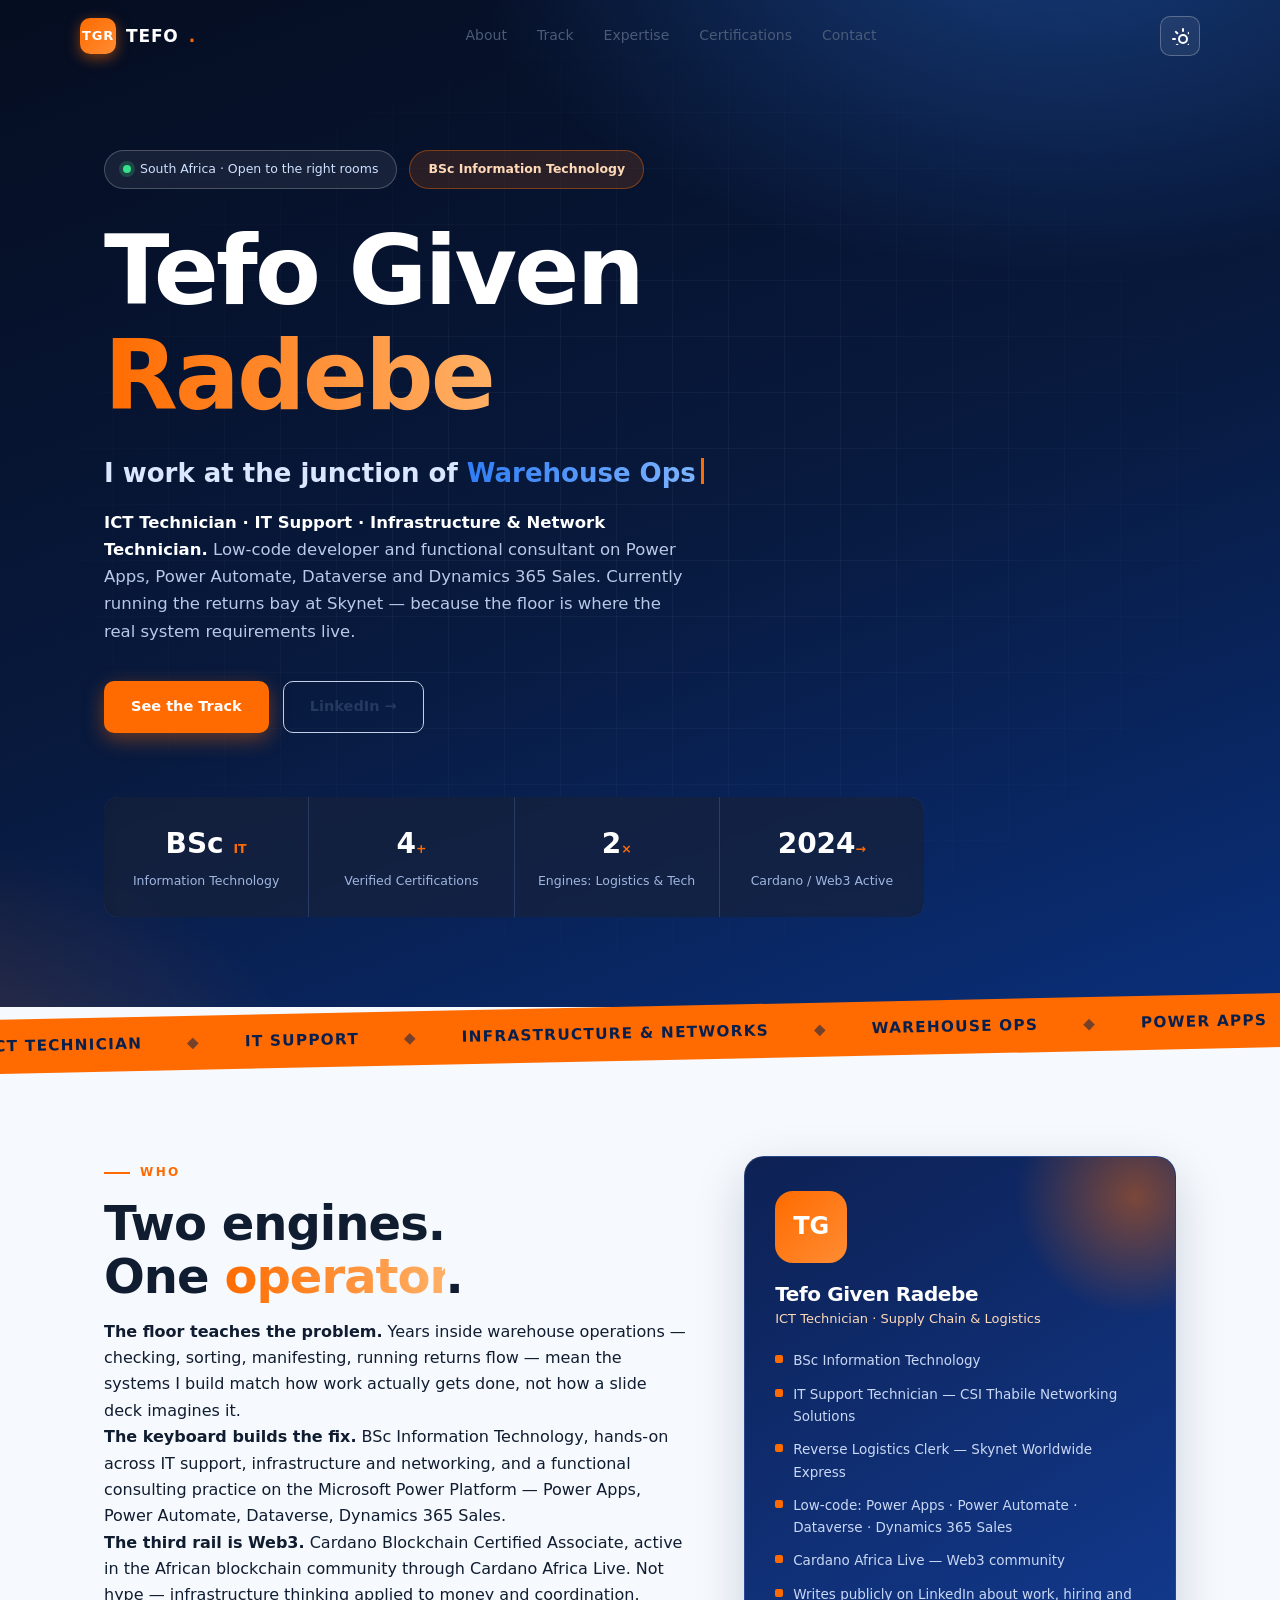
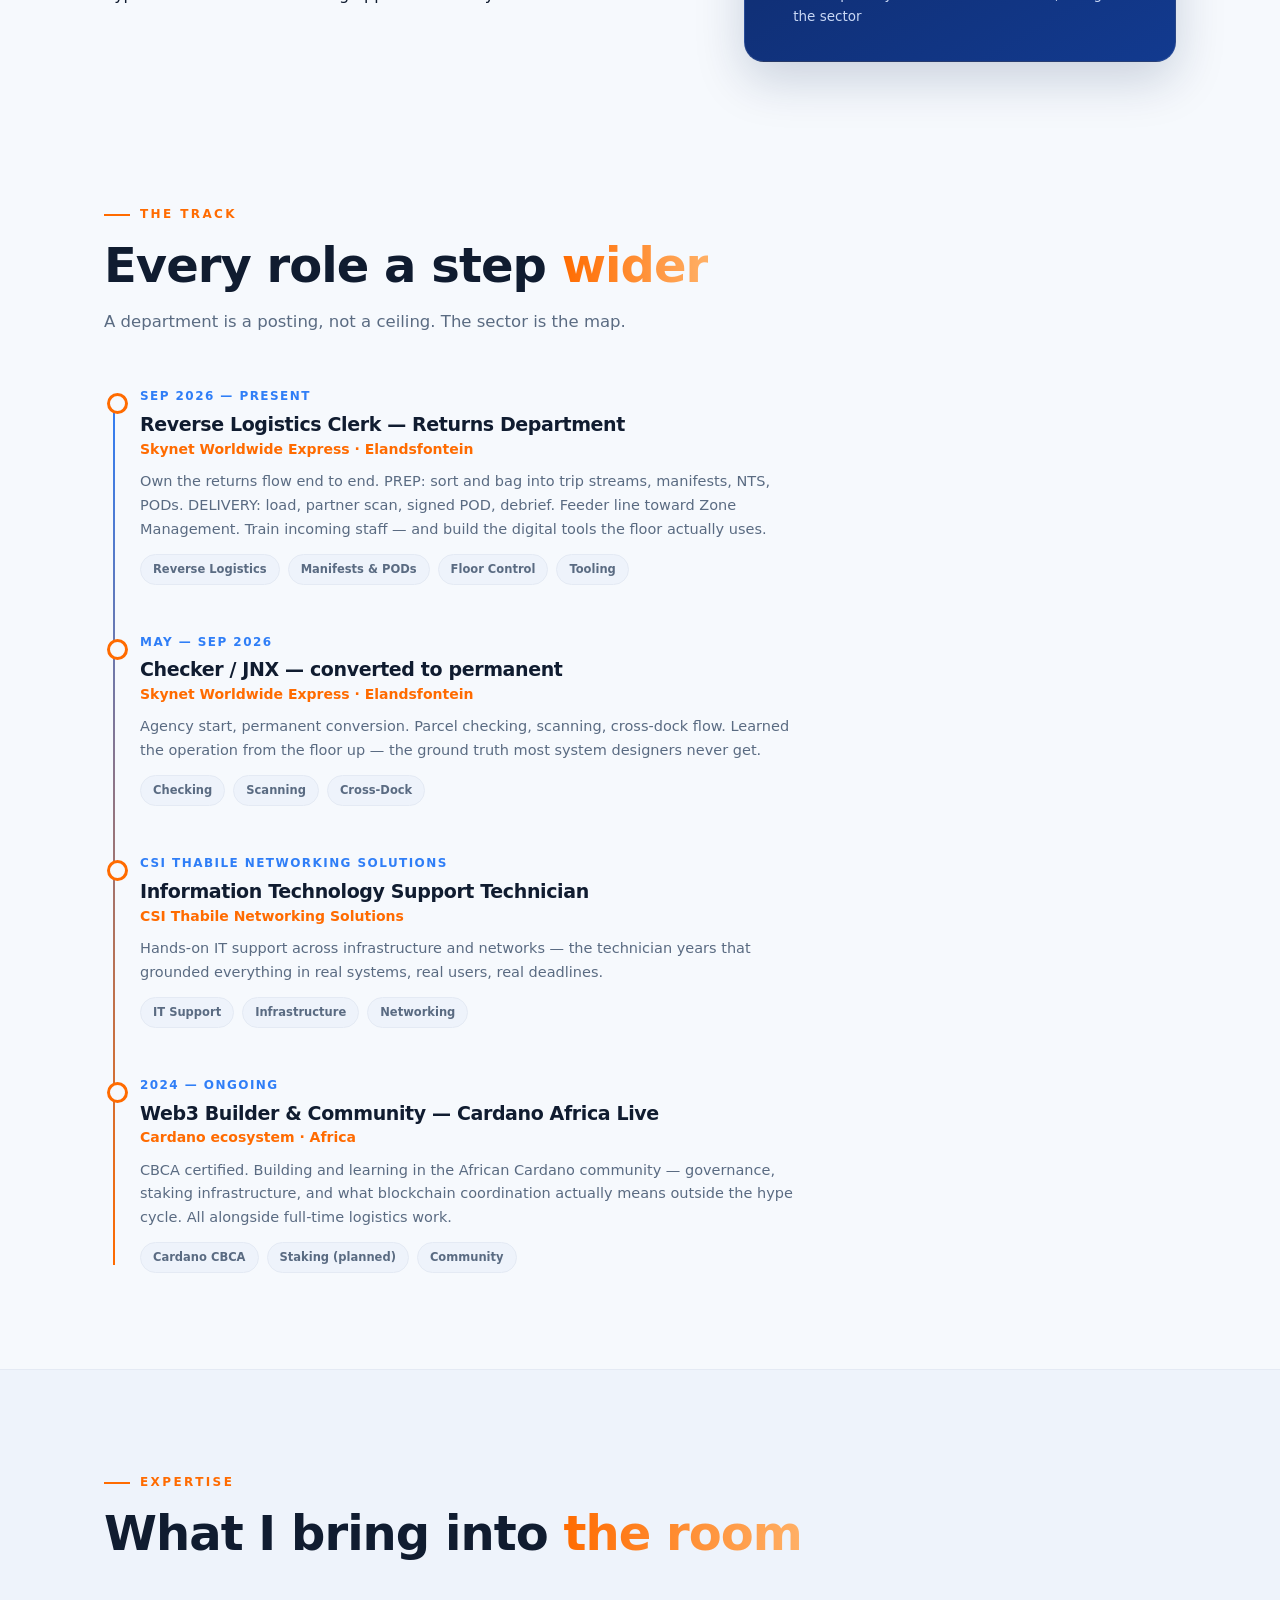
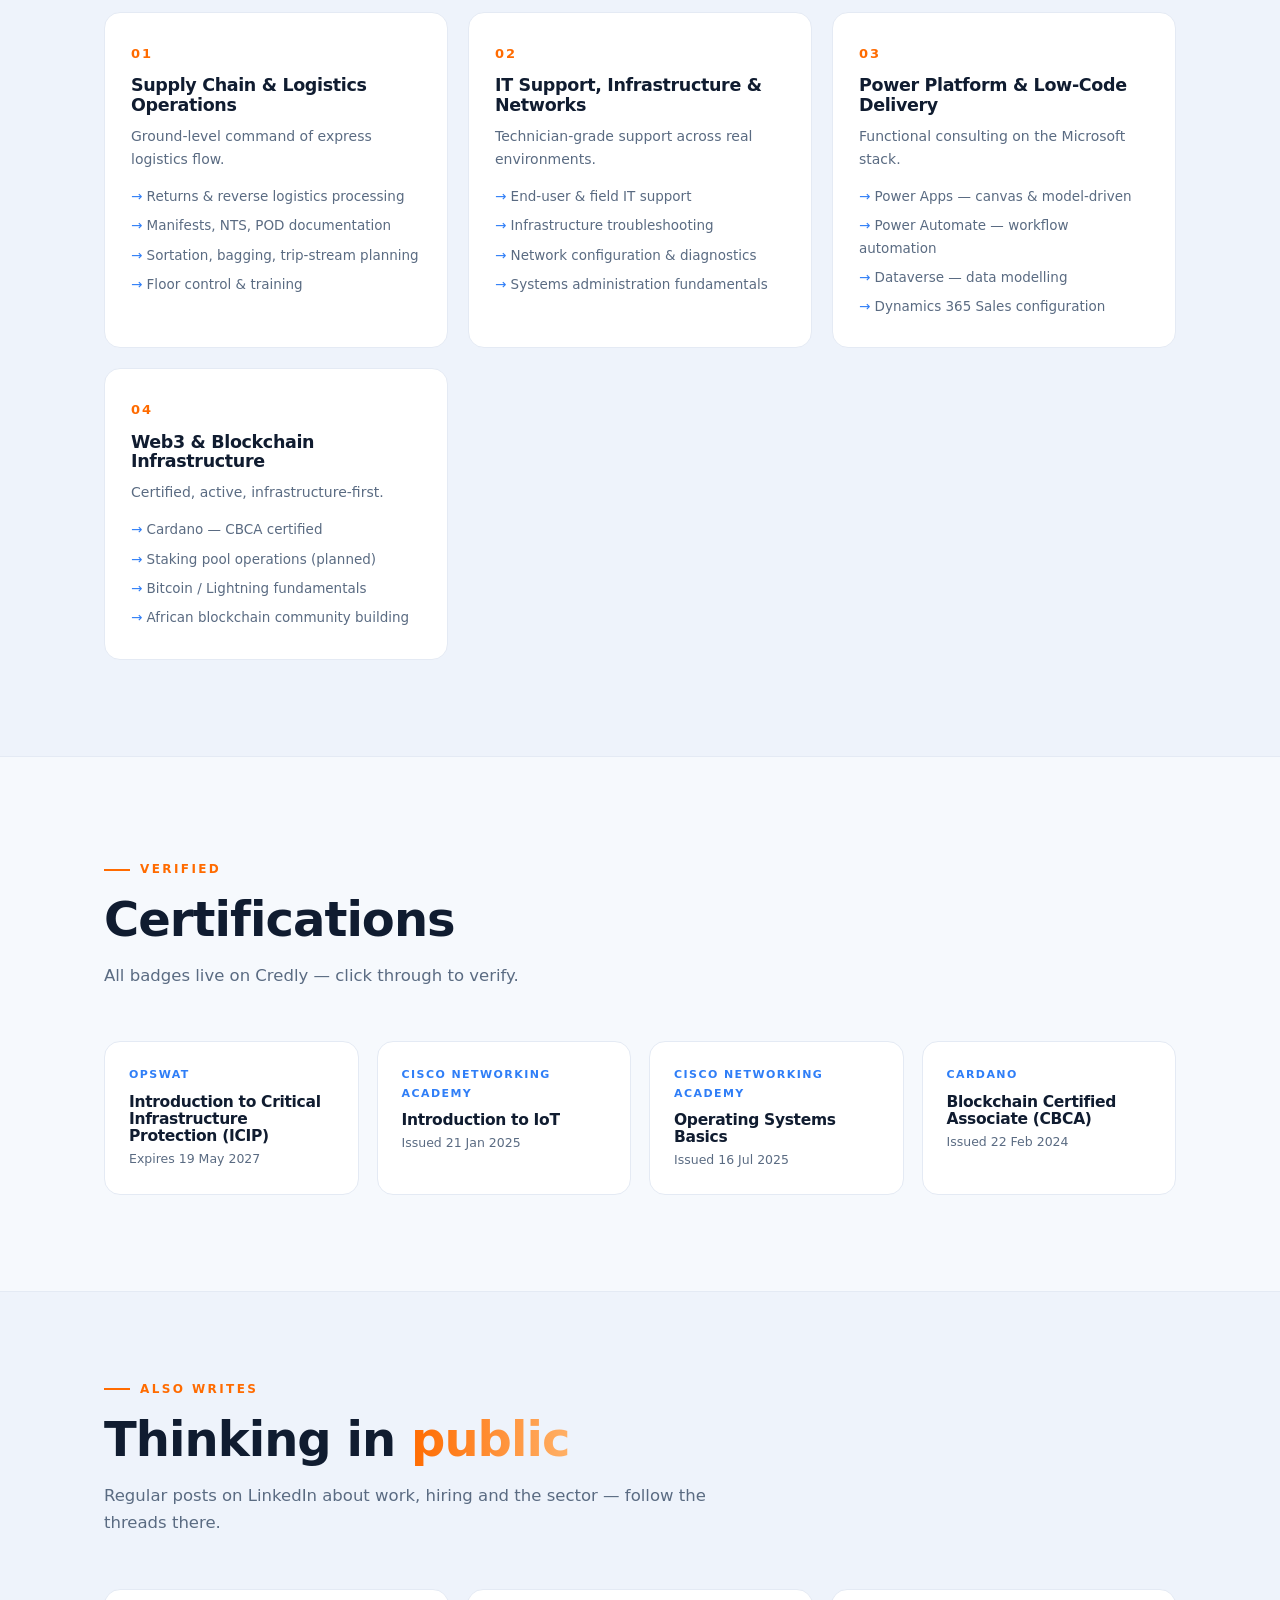
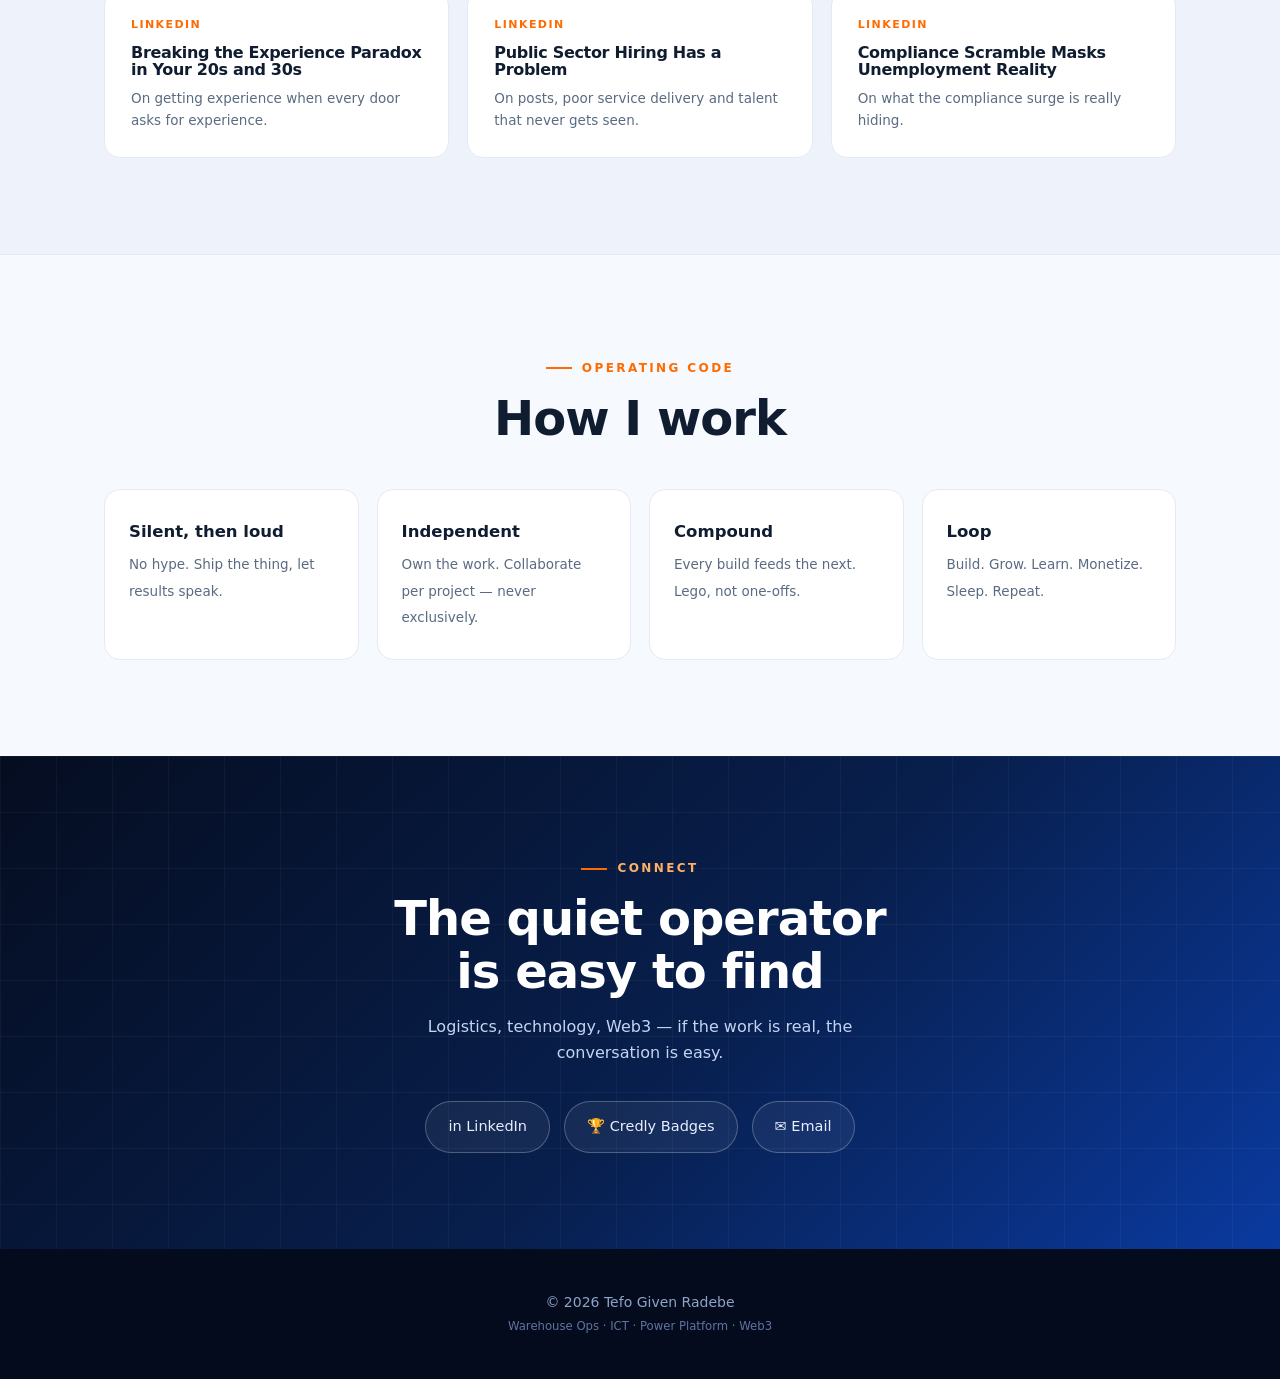
<file: index.html>
<!DOCTYPE html>
<html lang="en" data-theme="dark">
<head>
<meta charset="utf-8">
<meta name="viewport" content="width=device-width,initial-scale=1">
<title>Tefo Given Radebe — ICT Technician · Warehouse Ops · Power Platform</title>
<meta name="description" content="Tefo Given Radebe. BSc Information Technology. ICT Technician, IT Support, Infrastructure & Network Technician, Warehouse Operations. Power Apps, Power Automate, Dataverse, Dynamics 365.">
<script>
(function(){var t=localStorage.getItem('tgr-theme');
if(!t){t=matchMedia('(prefers-color-scheme: dark)').matches?'dark':'light';}
document.documentElement.setAttribute('data-theme',t);})();
</script>
<style>
:root{
  --navy:#081f4d; --blue:#0b5ed7; --blue-2:#2f7ef7;
  --orange:#ff6b00; --orange-2:#ff8c33; --gold:#ffb066;
  --ink:#e8eefb; --muted:#93a4c2; --line:#1c2c4e;
  --bg:#070f22; --bg-2:#0a1428; --card:#0d1a34; --soft:#0b1730;
  --nav-bg:rgba(5,12,30,.9);
  --radius:16px;
  --shadow:0 6px 24px rgba(0,0,0,.4);
  --shadow-lg:0 18px 50px rgba(0,0,0,.55);
  --max:1120px;
}
[data-theme="light"]{
  --ink:#101c30; --muted:#5a6b82; --line:#e4eaf4;
  --bg:#f6f9fd; --bg-2:#ffffff; --card:#ffffff; --soft:#eef3fb;
  --nav-bg:rgba(8,31,77,.88);
  --shadow:0 6px 24px rgba(8,31,77,.10);
  --shadow-lg:0 18px 50px rgba(8,31,77,.18);
}
*{margin:0;padding:0;box-sizing:border-box}
html{scroll-behavior:smooth}
body{font-family:"Segoe UI",system-ui,-apple-system,sans-serif;background:var(--bg);color:var(--ink);line-height:1.65;overflow-x:hidden;transition:background .3s,color .3s}
a{color:inherit;text-decoration:none}
.wrap{max-width:var(--max);margin:0 auto;padding:0 24px}
section{padding:96px 0}
h1,h2,h3{line-height:1.1;font-weight:800;letter-spacing:-.02em}
.eyebrow{display:inline-flex;align-items:center;gap:10px;font-size:12px;font-weight:700;letter-spacing:.2em;text-transform:uppercase;color:var(--orange)}
.eyebrow::before{content:"";width:26px;height:2px;background:var(--orange)}
h2{font-size:clamp(30px,4.4vw,48px);margin:14px 0 16px}
h2 .accent{background:linear-gradient(90deg,var(--orange),var(--gold));-webkit-background-clip:text;background-clip:text;color:transparent}
.lead{color:var(--muted);max-width:640px;font-size:16.5px}

/* NAV */
nav{position:fixed;inset:0 0 auto 0;z-index:50;transition:.3s}
nav .bar{display:flex;align-items:center;justify-content:space-between;padding:16px 0}
nav.scrolled{background:var(--nav-bg);backdrop-filter:blur(14px);box-shadow:0 4px 20px rgba(0,0,0,.3)}
.mono{display:flex;align-items:center;gap:10px;color:#fff;font-weight:800;font-size:17px;letter-spacing:.05em}
.mono .mark{width:36px;height:36px;border-radius:10px;background:linear-gradient(135deg,var(--orange),var(--orange-2));display:grid;place-items:center;font-size:13px;font-weight:900;box-shadow:0 4px 14px rgba(255,107,0,.5)}
.nav-links{display:flex;align-items:center;gap:30px;color:#c9d6f2;font-size:14px}
.nav-links a{position:relative;transition:.25s}
.nav-links a::after{content:"";position:absolute;left:0;bottom:-5px;width:0;height:2px;background:var(--orange);transition:.25s}
.nav-links a:hover{color:#fff}.nav-links a:hover::after{width:100%}
.theme-btn{width:40px;height:40px;border-radius:10px;border:1px solid rgba(255,255,255,.25);background:rgba(255,255,255,.07);color:#fff;cursor:pointer;display:grid;place-items:center;transition:.25s;margin-left:14px}
.theme-btn:hover{background:rgba(255,255,255,.16)}
.theme-btn svg{width:18px;height:18px}
.theme-btn .sun{display:none}
[data-theme="light"] .theme-btn .sun{display:block}
[data-theme="light"] .theme-btn .moon{display:none}
[data-theme="light"] .nav-links{color:#4a5b78}
.btn{display:inline-flex;align-items:center;gap:8px;padding:13px 26px;border-radius:10px;font-weight:700;font-size:14.5px;transition:.25s;border:1px solid transparent}
.btn-primary{background:var(--orange);color:#fff;box-shadow:0 6px 20px rgba(255,107,0,.4)}
.btn-primary:hover{background:var(--orange-2);transform:translateY(-2px)}
.btn-ghost{border-color:rgba(255,255,255,.35);color:#fff}
.btn-ghost:hover{background:rgba(255,255,255,.1)}
[data-theme="light"] .btn-ghost{border-color:#c3d0e5;color:#243a5e}
[data-theme="light"] .btn-ghost:hover{background:#e8effb}
.burger{display:none;flex-direction:column;gap:5px;background:none;border:0;cursor:pointer;padding:8px}
.burger span{width:24px;height:2px;background:#fff;border-radius:2px}
[data-theme="light"] .burger span{background:#243a5e}

/* HERO */
.hero{position:relative;min-height:100vh;display:flex;align-items:center;padding:150px 0 90px;overflow:hidden;color:#fff;
  background:radial-gradient(1000px 620px at 82% -10%,rgba(47,126,247,.4),transparent 60%),
             radial-gradient(800px 500px at -10% 110%,rgba(255,107,0,.22),transparent 55%),
             linear-gradient(160deg,#050d20 0%,#081a3f 55%,#0a2f7a 100%)}
.hero::after{content:"";position:absolute;inset:0;background-image:linear-gradient(rgba(255,255,255,.04) 1px,transparent 1px),linear-gradient(90deg,rgba(255,255,255,.04) 1px,transparent 1px);background-size:56px 56px;mask-image:radial-gradient(ellipse at center,#000 25%,transparent 75%)}
.hero .wrap{position:relative;z-index:2;width:100%}
.hero-top{display:flex;align-items:center;gap:12px;margin-bottom:30px;flex-wrap:wrap}
.status-pill{display:inline-flex;align-items:center;gap:9px;padding:8px 18px;border-radius:999px;border:1px solid rgba(255,255,255,.22);background:rgba(255,255,255,.07);backdrop-filter:blur(6px);font-size:12.5px;color:#cfe0ff}
.status-pill .dot{width:8px;height:8px;border-radius:50%;background:#37e08b;box-shadow:0 0 0 4px rgba(55,224,139,.2);animation:pulse 2s infinite}
@keyframes pulse{50%{box-shadow:0 0 0 8px rgba(55,224,139,0)}}
.degree-pill{padding:8px 18px;border-radius:999px;font-size:12.5px;font-weight:700;color:#ffd9b8;background:rgba(255,107,0,.14);border:1px solid rgba(255,107,0,.4)}
.hero h1{font-size:clamp(46px,8vw,96px);letter-spacing:-.03em}
.hero h1 .grad{background:linear-gradient(90deg,var(--orange),var(--gold),var(--orange));background-size:200%;-webkit-background-clip:text;background-clip:text;color:transparent;animation:shift 5s linear infinite}
@keyframes shift{to{background-position:200%}}
.rotator{margin:22px 0 10px;font-size:clamp(18px,2.6vw,26px);font-weight:700;color:#dbe6ff;min-height:1.4em}
.rotator .word{display:inline-block;background:linear-gradient(90deg,var(--blue-2),#7db3ff);-webkit-background-clip:text;background-clip:text;color:transparent}
.rotator .caret{display:inline-block;width:3px;height:1em;background:var(--orange);margin-left:5px;vertical-align:-2px;animation:blink 1s steps(1) infinite}
@keyframes blink{50%{opacity:0}}
.hero-sub{color:#b9c9e8;max-width:580px;font-size:16.5px;margin-top:14px}
.hero-sub b{color:#fff}
.hero .cta-row{display:flex;gap:14px;flex-wrap:wrap;margin-top:36px}
.hero-stats{display:grid;grid-template-columns:repeat(auto-fit,minmax(150px,1fr));gap:1px;background:rgba(255,255,255,.12);border-radius:14px;overflow:hidden;margin-top:64px;max-width:820px}
.stat{background:rgba(6,16,40,.6);backdrop-filter:blur(6px);padding:24px 18px;text-align:center}
.stat b{display:block;font-size:28px}
.stat b .accent{color:var(--orange)}
.stat span{font-size:12.5px;color:#9fb6e0}

/* MARQUEE */
.marquee{background:var(--orange);color:#081f4d;overflow:hidden;padding:14px 0;transform:rotate(-1.2deg) scale(1.02);font-weight:800;font-size:15px;letter-spacing:.08em}
.marquee .track{display:flex;gap:44px;white-space:nowrap;animation:scroll 26s linear infinite;width:max-content}
@keyframes scroll{to{transform:translateX(-50%)}}
.marquee span{display:flex;align-items:center;gap:44px}
.marquee i{font-style:normal;opacity:.55}

/* SECTIONS */
.sec-head{margin-bottom:52px}

/* ABOUT */
.about-grid{display:grid;grid-template-columns:1.15fr .85fr;gap:56px;align-items:start}
.about p{color:var(--muted);font-size:15.5px;margin-bottom:16px}
.about p b{color:var(--ink)}
.id-card{background:linear-gradient(150deg,#0d2154,#123a8f);border-radius:20px;padding:34px 30px;color:#fff;box-shadow:var(--shadow-lg);position:relative;overflow:hidden;border:1px solid rgba(255,255,255,.1)}
.id-card::after{content:"";position:absolute;width:240px;height:240px;border-radius:50%;background:radial-gradient(circle,rgba(255,107,0,.45),transparent 70%);top:-80px;right:-80px}
.id-card .avatar{width:72px;height:72px;border-radius:18px;background:linear-gradient(135deg,var(--orange),var(--orange-2));display:grid;place-items:center;font-size:24px;font-weight:900;margin-bottom:20px}
.id-card h3{font-size:20px}
.id-card .sub{color:#ffd9b8;font-size:13px;margin:3px 0 20px}
.id-card ul{list-style:none;display:grid;gap:11px;position:relative}
.id-card li{display:flex;gap:10px;align-items:flex-start;color:#c9d8f5;font-size:13.5px}
.id-card li::before{content:"";flex:0 0 8px;height:8px;border-radius:2px;background:var(--orange);margin-top:6px}

/* TIMELINE */
.timeline{position:relative;padding-left:36px;margin-top:8px}
.timeline::before{content:"";position:absolute;left:9px;top:8px;bottom:8px;width:2px;background:linear-gradient(var(--blue-2),var(--orange))}
.t-item{position:relative;padding-bottom:48px}
.t-item:last-child{padding-bottom:0}
.t-item::before{content:"";position:absolute;left:-33px;top:6px;width:15px;height:15px;border-radius:50%;background:var(--bg);border:3px solid var(--orange)}
.t-item .when{font-size:12px;font-weight:800;letter-spacing:.12em;text-transform:uppercase;color:var(--blue-2)}
.t-item h3{font-size:19px;margin:7px 0 3px}
.t-item .org{font-weight:700;color:var(--orange);font-size:14px}
.t-item p{color:var(--muted);font-size:14.5px;margin-top:9px;max-width:660px}
.t-item .tags{display:flex;flex-wrap:wrap;gap:8px;margin-top:12px}
.t-item .tags span{font-size:11.5px;font-weight:700;padding:5px 12px;border-radius:999px;background:var(--soft);border:1px solid var(--line);color:var(--muted)}

/* EXPERTISE */
.exp-grid{display:grid;grid-template-columns:repeat(auto-fit,minmax(260px,1fr));gap:20px}
.exp{background:var(--card);border:1px solid var(--line);border-radius:var(--radius);padding:30px 26px;transition:.3s;position:relative;overflow:hidden}
.exp::before{content:"";position:absolute;inset:0 0 auto 0;height:4px;background:linear-gradient(90deg,var(--blue-2),var(--orange));transform:scaleX(0);transform-origin:left;transition:.35s}
.exp:hover{transform:translateY(-6px);box-shadow:var(--shadow-lg)}
.exp:hover::before{transform:scaleX(1)}
.exp .num{font-size:13px;font-weight:900;letter-spacing:.15em;color:var(--orange)}
.exp h3{font-size:17.5px;margin:12px 0 10px}
.exp p{color:var(--muted);font-size:14px}
.exp ul{list-style:none;margin-top:14px;display:grid;gap:7px}
.exp li{font-size:13.5px;color:var(--muted)}
.exp li::before{content:"→ ";color:var(--blue-2)}

/* CERTS */
.cert-grid{display:grid;grid-template-columns:repeat(auto-fit,minmax(240px,1fr));gap:18px}
.cert{background:var(--card);border:1px solid var(--line);border-radius:var(--radius);padding:24px;transition:.3s;display:block}
.cert:hover{transform:translateY(-4px);box-shadow:var(--shadow-lg);border-color:var(--orange)}
.cert .issuer{font-size:11px;font-weight:800;letter-spacing:.13em;text-transform:uppercase;color:var(--blue-2)}
.cert h3{font-size:15.5px;margin:9px 0 4px}
.cert p{font-size:12.5px;color:var(--muted)}

/* WRITING */
.writing{background:var(--soft);border-block:1px solid var(--line)}
.posts{display:grid;grid-template-columns:repeat(auto-fit,minmax(260px,1fr));gap:18px;margin-top:44px}
.post{background:var(--card);border:1px solid var(--line);border-radius:var(--radius);padding:26px;transition:.3s}
.post:hover{transform:translateY(-4px);box-shadow:var(--shadow)}
.post .platform{font-size:11px;font-weight:800;letter-spacing:.13em;text-transform:uppercase;color:var(--orange)}
.post h3{font-size:16px;margin:10px 0 8px}
.post p{font-size:13.5px;color:var(--muted)}

/* PRINCIPLES */
.principles{display:grid;grid-template-columns:repeat(auto-fit,minmax(210px,1fr));gap:18px;margin-top:44px}
.pr{padding:28px 24px;border-radius:var(--radius);background:var(--card);border:1px solid var(--line)}
.pr b{display:block;font-size:16.5px;margin-bottom:6px}
.pr span{color:var(--muted);font-size:13.5px}

/* CONTACT */
.cta{background:linear-gradient(135deg,#050d20,var(--navy) 55%,#0a3aa0);color:#fff;position:relative;overflow:hidden}
.cta::before{content:"";position:absolute;inset:0;background-image:linear-gradient(rgba(255,255,255,.04) 1px,transparent 1px),linear-gradient(90deg,rgba(255,255,255,.04) 1px,transparent 1px);background-size:56px 56px}
.cta .wrap{position:relative;text-align:center}
.cta h2{color:#fff}
.cta p{color:#c4d4f2;max-width:520px;margin:14px auto 34px}
.contact-row{display:flex;justify-content:center;gap:14px;flex-wrap:wrap}
.contact-pill{display:inline-flex;align-items:center;gap:10px;padding:13px 22px;border-radius:999px;border:1px solid rgba(255,255,255,.25);color:#e7efff;font-size:14.5px;background:rgba(255,255,255,.06);transition:.25s}
.contact-pill:hover{background:rgba(255,255,255,.14);transform:translateY(-2px)}

footer{background:#040b1c;color:#8ea3c8;padding:42px 0;text-align:center;font-size:14px}
footer small{color:#5f74a0}

.reveal{opacity:0;transform:translateY(28px);transition:opacity .7s ease,transform .7s ease}
.reveal.visible{opacity:1;transform:none}

@media(max-width:900px){
  .about-grid{grid-template-columns:1fr}
  .nav-links{position:fixed;inset:0;background:rgba(5,13,32,.98);flex-direction:column;justify-content:center;font-size:19px;gap:28px;transform:translateX(100%);transition:.35s}
  .nav-links.open{transform:none}
  .burger{display:flex;z-index:60}
  .marquee{transform:none}
}
</style>
<base target="_blank">
</head>
<body>

<nav id="nav">
  <div class="wrap bar">
    <a href="#top" class="mono"><span class="mark">TGR</span>TEFO<b style="color:var(--orange)">.</b></a>
    <div class="nav-links" id="navLinks">
      <a href="#about">About</a>
      <a href="#experience">Track</a>
      <a href="#expertise">Expertise</a>
      <a href="#certs">Certifications</a>
      <a href="#contact">Contact</a>
    </div>
    <div style="display:flex;align-items:center">
      <button class="theme-btn" id="themeBtn" aria-label="Toggle theme" title="Toggle theme">
        <svg class="sun" fill="none" stroke="currentColor" stroke-width="2" stroke-linecap="round"><circle cx="12" cy="12" r="4"/><path d="M12 2v2M12 20v2M4.9 4.9l1.4 1.4M17.7 17.7l1.4 1.4M2 12h2M20 12h2M4.9 19.1l1.4-1.4M17.7 6.3l1.4-1.4"/></svg>
        <svg class="moon" fill="none" stroke="currentColor" stroke-width="2" stroke-linecap="round"><path d="M21 12.8A9 9 0 1 1 11.2 3 7 7 0 0 0 21 12.8z"/></svg>
      </button>
      <button class="burger" id="burger" aria-label="Menu"><span></span><span></span><span></span></button>
    </div>
  </div>
</nav>

<!-- HERO -->
<header class="hero" id="top">
  <div class="wrap">
    <div class="hero-top">
      <div class="status-pill"><span class="dot"></span> South Africa · Open to the right rooms</div>
      <div class="degree-pill">BSc Information Technology</div>
    </div>
    <h1>Tefo Given<br><span class="grad">Radebe</span></h1>
    <div class="rotator">I work at the junction of <span class="word" id="rotWord">Warehouse Ops</span><span class="caret"></span></div>
    <p class="hero-sub"><b>ICT Technician · IT Support · Infrastructure &amp; Network Technician.</b> Low-code developer and functional consultant on Power Apps, Power Automate, Dataverse and Dynamics 365 Sales. Currently running the returns bay at Skynet — because the floor is where the real system requirements live.</p>
    <div class="cta-row">
      <a class="btn btn-primary" href="#experience">See the Track</a>
      <a class="btn btn-ghost" href="https://za.linkedin.com/in/geeradebe" target="_blank" rel="noopener">LinkedIn →</a>
    </div>
    <div class="hero-stats">
      <div class="stat"><b>BSc <span class="accent">IT</span></b><span>Information Technology</span></div>
      <div class="stat"><b>4<span class="accent">+</span></b><span>Verified Certifications</span></div>
      <div class="stat"><b>2<span class="accent">×</span></b><span>Engines: Logistics &amp; Tech</span></div>
      <div class="stat"><b>2024<span class="accent">→</span></b><span>Cardano / Web3 Active</span></div>
    </div>
  </div>
</header>

<!-- MARQUEE -->
<div class="marquee" aria-hidden="true">
  <div class="track">
    <span>ICT TECHNICIAN <i>◆</i> IT SUPPORT <i>◆</i> INFRASTRUCTURE &amp; NETWORKS <i>◆</i> WAREHOUSE OPS <i>◆</i> POWER APPS <i>◆</i> POWER AUTOMATE <i>◆</i> DATAVERSE <i>◆</i> DYNAMICS 365 <i>◆</i> REVERSE LOGISTICS <i>◆</i> CARDANO / WEB3 <i>◆</i>&nbsp;</span>
    <span>ICT TECHNICIAN <i>◆</i> IT SUPPORT <i>◆</i> INFRASTRUCTURE &amp; NETWORKS <i>◆</i> WAREHOUSE OPS <i>◆</i> POWER APPS <i>◆</i> POWER AUTOMATE <i>◆</i> DATAVERSE <i>◆</i> DYNAMICS 365 <i>◆</i> REVERSE LOGISTICS <i>◆</i> CARDANO / WEB3 <i>◆</i>&nbsp;</span>
  </div>
</div>

<!-- ABOUT -->
<section id="about">
  <div class="wrap about-grid">
    <div class="reveal">
      <span class="eyebrow">Who</span>
      <h2>Two engines.<br>One <span class="accent">operator</span>.</h2>
      <p><b>The floor teaches the problem.</b> Years inside warehouse operations — checking, sorting, manifesting, running returns flow — mean the systems I build match how work actually gets done, not how a slide deck imagines it.</p>
      <p><b>The keyboard builds the fix.</b> BSc Information Technology, hands-on across IT support, infrastructure and networking, and a functional consulting practice on the Microsoft Power Platform — Power Apps, Power Automate, Dataverse, Dynamics 365 Sales.</p>
      <p><b>The third rail is Web3.</b> Cardano Blockchain Certified Associate, active in the African blockchain community through Cardano Africa Live. Not hype — infrastructure thinking applied to money and coordination.</p>
    </div>
    <div class="id-card reveal">
      <div class="avatar">TG</div>
      <h3>Tefo Given Radebe</h3>
      <div class="sub">ICT Technician · Supply Chain &amp; Logistics</div>
      <ul>
        <li>BSc Information Technology</li>
        <li>IT Support Technician — CSI Thabile Networking Solutions</li>
        <li>Reverse Logistics Clerk — Skynet Worldwide Express</li>
        <li>Low-code: Power Apps · Power Automate · Dataverse · Dynamics 365 Sales</li>
        <li>Cardano Africa Live — Web3 community</li>
        <li>Writes publicly on LinkedIn about work, hiring and the sector</li>
      </ul>
    </div>
  </div>
</section>

<!-- EXPERIENCE -->
<section id="experience" style="padding-top:40px">
  <div class="wrap">
    <div class="reveal sec-head">
      <span class="eyebrow">The track</span>
      <h2>Every role a step <span class="accent">wider</span></h2>
      <p class="lead">A department is a posting, not a ceiling. The sector is the map.</p>
    </div>
    <div class="timeline">
      <div class="t-item reveal">
        <div class="when">Sep 2026 — Present</div>
        <h3>Reverse Logistics Clerk — Returns Department</h3>
        <div class="org">Skynet Worldwide Express · Elandsfontein</div>
        <p>Own the returns flow end to end. PREP: sort and bag into trip streams, manifests, NTS, PODs. DELIVERY: load, partner scan, signed POD, debrief. Feeder line toward Zone Management. Train incoming staff — and build the digital tools the floor actually uses.</p>
        <div class="tags"><span>Reverse Logistics</span><span>Manifests &amp; PODs</span><span>Floor Control</span><span>Tooling</span></div>
      </div>
      <div class="t-item reveal">
        <div class="when">May — Sep 2026</div>
        <h3>Checker / JNX — converted to permanent</h3>
        <div class="org">Skynet Worldwide Express · Elandsfontein</div>
        <p>Agency start, permanent conversion. Parcel checking, scanning, cross-dock flow. Learned the operation from the floor up — the ground truth most system designers never get.</p>
        <div class="tags"><span>Checking</span><span>Scanning</span><span>Cross-Dock</span></div>
      </div>
      <div class="t-item reveal">
        <div class="when">CSI Thabile Networking Solutions</div>
        <h3>Information Technology Support Technician</h3>
        <div class="org">CSI Thabile Networking Solutions</div>
        <p>Hands-on IT support across infrastructure and networks — the technician years that grounded everything in real systems, real users, real deadlines.</p>
        <div class="tags"><span>IT Support</span><span>Infrastructure</span><span>Networking</span></div>
      </div>
      <div class="t-item reveal">
        <div class="when">2024 — Ongoing</div>
        <h3>Web3 Builder &amp; Community — Cardano Africa Live</h3>
        <div class="org">Cardano ecosystem · Africa</div>
        <p>CBCA certified. Building and learning in the African Cardano community — governance, staking infrastructure, and what blockchain coordination actually means outside the hype cycle. All alongside full-time logistics work.</p>
        <div class="tags"><span>Cardano CBCA</span><span>Staking (planned)</span><span>Community</span></div>
      </div>
    </div>
  </div>
</section>

<!-- EXPERTISE -->
<section id="expertise" class="writing" style="background:var(--soft);border-block:1px solid var(--line)">
  <div class="wrap">
    <div class="reveal sec-head">
      <span class="eyebrow">Expertise</span>
      <h2>What I bring into <span class="accent">the room</span></h2>
    </div>
    <div class="exp-grid">
      <div class="exp reveal">
        <div class="num">01</div>
        <h3>Supply Chain &amp; Logistics Operations</h3>
        <p>Ground-level command of express logistics flow.</p>
        <ul><li>Returns &amp; reverse logistics processing</li><li>Manifests, NTS, POD documentation</li><li>Sortation, bagging, trip-stream planning</li><li>Floor control &amp; training</li></ul>
      </div>
      <div class="exp reveal">
        <div class="num">02</div>
        <h3>IT Support, Infrastructure &amp; Networks</h3>
        <p>Technician-grade support across real environments.</p>
        <ul><li>End-user &amp; field IT support</li><li>Infrastructure troubleshooting</li><li>Network configuration &amp; diagnostics</li><li>Systems administration fundamentals</li></ul>
      </div>
      <div class="exp reveal">
        <div class="num">03</div>
        <h3>Power Platform &amp; Low-Code Delivery</h3>
        <p>Functional consulting on the Microsoft stack.</p>
        <ul><li>Power Apps — canvas &amp; model-driven</li><li>Power Automate — workflow automation</li><li>Dataverse — data modelling</li><li>Dynamics 365 Sales configuration</li></ul>
      </div>
      <div class="exp reveal">
        <div class="num">04</div>
        <h3>Web3 &amp; Blockchain Infrastructure</h3>
        <p>Certified, active, infrastructure-first.</p>
        <ul><li>Cardano — CBCA certified</li><li>Staking pool operations (planned)</li><li>Bitcoin / Lightning fundamentals</li><li>African blockchain community building</li></ul>
      </div>
    </div>
  </div>
</section>

<!-- CERTS -->
<section id="certs">
  <div class="wrap">
    <div class="reveal sec-head">
      <span class="eyebrow">Verified</span>
      <h2>Certifications</h2>
      <p class="lead">All badges live on Credly — click through to verify.</p>
    </div>
    <div class="cert-grid">
      <a class="cert reveal" href="https://www.credly.com/go/fcTsRYZBT3RRw56NNx3eww" target="_blank" rel="noopener">
        <div class="issuer">OPSWAT</div>
        <h3>Introduction to Critical Infrastructure Protection (ICIP)</h3>
        <p>Expires 19 May 2027</p>
      </a>
      <a class="cert reveal" href="https://www.credly.com/users/giv" target="_blank" rel="noopener">
        <div class="issuer">Cisco Networking Academy</div>
        <h3>Introduction to IoT</h3>
        <p>Issued 21 Jan 2025</p>
      </a>
      <a class="cert reveal" href="https://www.credly.com/users/giv" target="_blank" rel="noopener">
        <div class="issuer">Cisco Networking Academy</div>
        <h3>Operating Systems Basics</h3>
        <p>Issued 16 Jul 2025</p>
      </a>
      <a class="cert reveal" href="https://www.credly.com/users/giv" target="_blank" rel="noopener">
        <div class="issuer">Cardano</div>
        <h3>Blockchain Certified Associate (CBCA)</h3>
        <p>Issued 22 Feb 2024</p>
      </a>
    </div>
  </div>
</section>

<!-- WRITING -->
<section class="writing" style="padding-top:0">
  <div class="wrap" style="padding-top:80px;padding-bottom:0">
    <div class="reveal sec-head">
      <span class="eyebrow">Also writes</span>
      <h2>Thinking in <span class="accent">public</span></h2>
      <p class="lead">Regular posts on LinkedIn about work, hiring and the sector — follow the threads there.</p>
    </div>
    <div class="posts">
      <a class="post reveal" href="https://za.linkedin.com/in/geeradebe" target="_blank" rel="noopener">
        <div class="platform">LinkedIn</div>
        <h3>Breaking the Experience Paradox in Your 20s and 30s</h3>
        <p>On getting experience when every door asks for experience.</p>
      </a>
      <a class="post reveal" href="https://za.linkedin.com/in/geeradebe" target="_blank" rel="noopener">
        <div class="platform">LinkedIn</div>
        <h3>Public Sector Hiring Has a Problem</h3>
        <p>On posts, poor service delivery and talent that never gets seen.</p>
      </a>
      <a class="post reveal" href="https://za.linkedin.com/in/geeradebe" target="_blank" rel="noopener">
        <div class="platform">LinkedIn</div>
        <h3>Compliance Scramble Masks Unemployment Reality</h3>
        <p>On what the compliance surge is really hiding.</p>
      </a>
    </div>
  </div>
</section>

<!-- PRINCIPLES -->
<section>
  <div class="wrap">
    <div class="reveal center" style="text-align:center">
      <span class="eyebrow" style="justify-content:center">Operating code</span>
      <h2>How I work</h2>
    </div>
    <div class="principles">
      <div class="pr reveal"><b>Silent, then loud</b><span>No hype. Ship the thing, let results speak.</span></div>
      <div class="pr reveal"><b>Independent</b><span>Own the work. Collaborate per project — never exclusively.</span></div>
      <div class="pr reveal"><b>Compound</b><span>Every build feeds the next. Lego, not one-offs.</span></div>
      <div class="pr reveal"><b>Loop</b><span>Build. Grow. Learn. Monetize. Sleep. Repeat.</span></div>
    </div>
  </div>
</section>

<!-- CONTACT -->
<section class="cta" id="contact">
  <div class="wrap reveal">
    <span class="eyebrow" style="color:#ffb066">Connect</span>
    <h2>The quiet operator<br>is easy to find</h2>
    <p>Logistics, technology, Web3 — if the work is real, the conversation is easy.</p>
    <div class="contact-row">
      <a class="contact-pill" href="https://za.linkedin.com/in/geeradebe" target="_blank" rel="noopener">in LinkedIn</a>
      <a class="contact-pill" href="https://www.credly.com/users/giv" target="_blank" rel="noopener">&#127942; Credly Badges</a>
      <a class="contact-pill" href="mailto:youremail@example.com">&#9993;&#65038; Email</a>
    </div>
  </div>
</section>

<footer>
  <div class="wrap">
    <div>&copy; 2026 Tefo Given Radebe</div>
    <small>Warehouse Ops · ICT · Power Platform · Web3</small>
  </div>
</footer>

<script>
// Rotating roles
const words = ["Warehouse Ops","IT Support","Infrastructure & Networks","Power Platform","Dynamics 365","Web3 / Cardano"];
const el = document.getElementById('rotWord');
let wi = 0, ci = words[0].length, deleting = false;
setInterval(() => {
  const w = words[wi];
  if (!deleting) { ci++; if (ci === w.length) { deleting = true; return; } }
  else { ci--; if (ci === 0) { deleting = false; wi = (wi+1) % words.length; } }
  el.textContent = w.slice(0, ci);
}, deleting ? 60 : 110);

// Theme toggle
document.getElementById('themeBtn').addEventListener('click', () => {
  const next = document.documentElement.getAttribute('data-theme') === 'dark' ? 'light' : 'dark';
  document.documentElement.setAttribute('data-theme', next);
  localStorage.setItem('tgr-theme', next);
});

// Sticky nav
const nav = document.getElementById('nav');
addEventListener('scroll', () => nav.classList.toggle('scrolled', scrollY > 40));

// Mobile menu
const burger = document.getElementById('burger'), links = document.getElementById('navLinks');
burger.addEventListener('click', () => links.classList.toggle('open'));
links.querySelectorAll('a').forEach(a => a.addEventListener('click', () => links.classList.remove('open')));

// Reveal on scroll
const io = new IntersectionObserver(entries => {
  entries.forEach(e => e.isIntersecting && e.target.classList.add('visible'));
}, { threshold: .1 });
document.querySelectorAll('.reveal').forEach(elm => io.observe(elm));
</script>
</body>
</html>
</file>
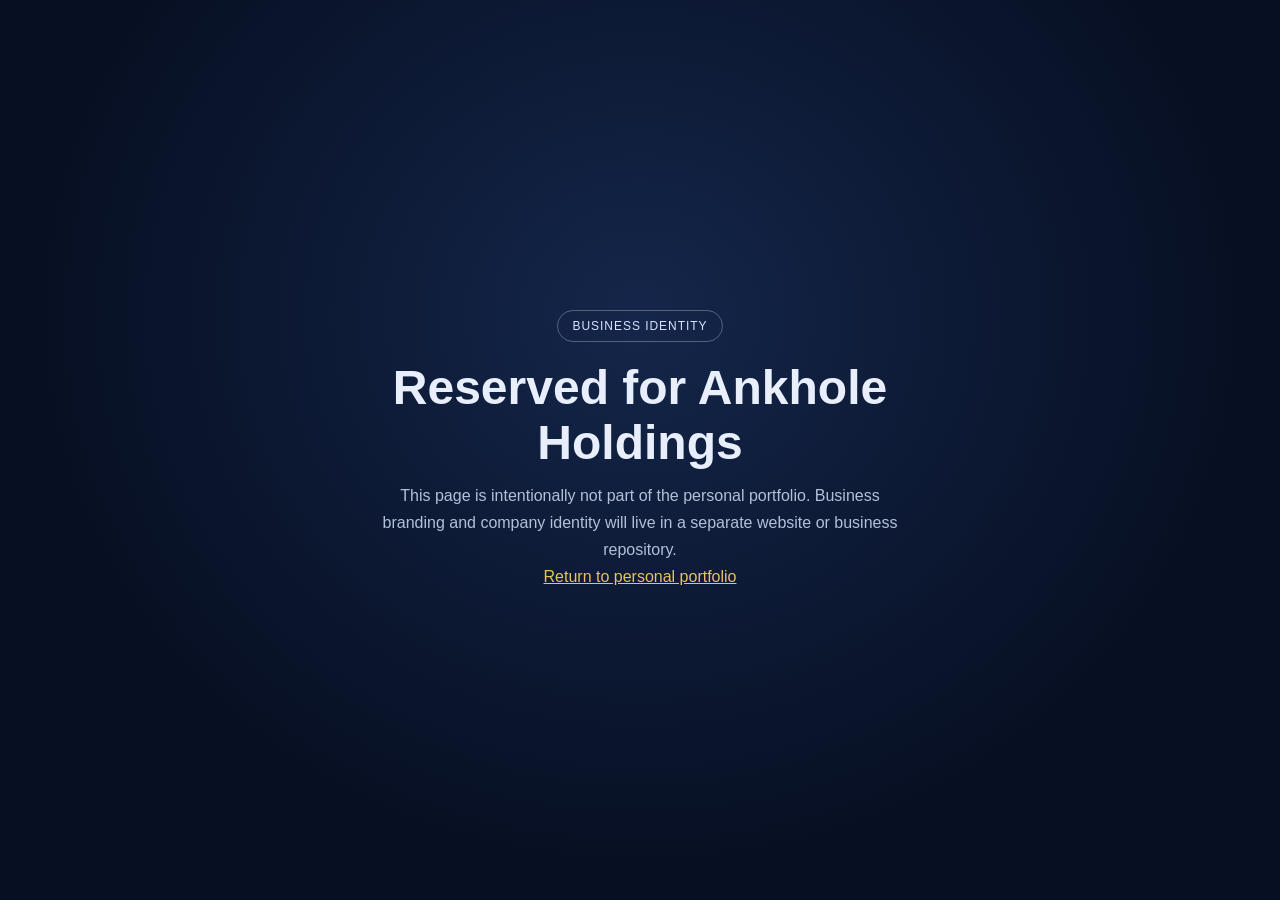
<file: ankhole.html>
<!DOCTYPE html>
<html lang="en">
<head>
  <meta charset="utf-8">
  <meta name="viewport" content="width=device-width, initial-scale=1">
  <title>Business Branding Placeholder</title>
  <meta name="description" content="This page is reserved for Ankhole Holdings branding and is not part of the personal portfolio.">
  <style>
    :root { color-scheme: dark; font-family: Inter, "Segoe UI", sans-serif; background: #070f22; color: #e8eefb; }
    * { box-sizing: border-box; }
    body { min-height: 100vh; margin: 0; display: grid; place-items: center; padding: 32px 20px; background: radial-gradient(ellipse at 50% 35%, #14264a 0, #070f22 68%); }
    main { width: min(100%, 680px); text-align: center; }
    .tag { display: inline-block; padding: 8px 14px; border: 1px solid #53627d; border-radius: 999px; color: #d7e3ff; letter-spacing: .08em; text-transform: uppercase; font-size: 12px; }
    h1 { margin: 18px 0 12px; font-size: clamp(2rem, 6vw, 3rem); }
    p { margin: 0 auto; max-width: 520px; color: #b3c0d8; line-height: 1.7; }
    a { color: #e3c45d; }
  </style>
</head>
<body>
  <main>
    <div class="tag">Business identity</div>
    <h1>Reserved for Ankhole Holdings</h1>
    <p>This page is intentionally not part of the personal portfolio. Business branding and company identity will live in a separate website or business repository.</p>
    <p><a href="./">Return to personal portfolio</a></p>
  </main>
</body>
</html>
</file>
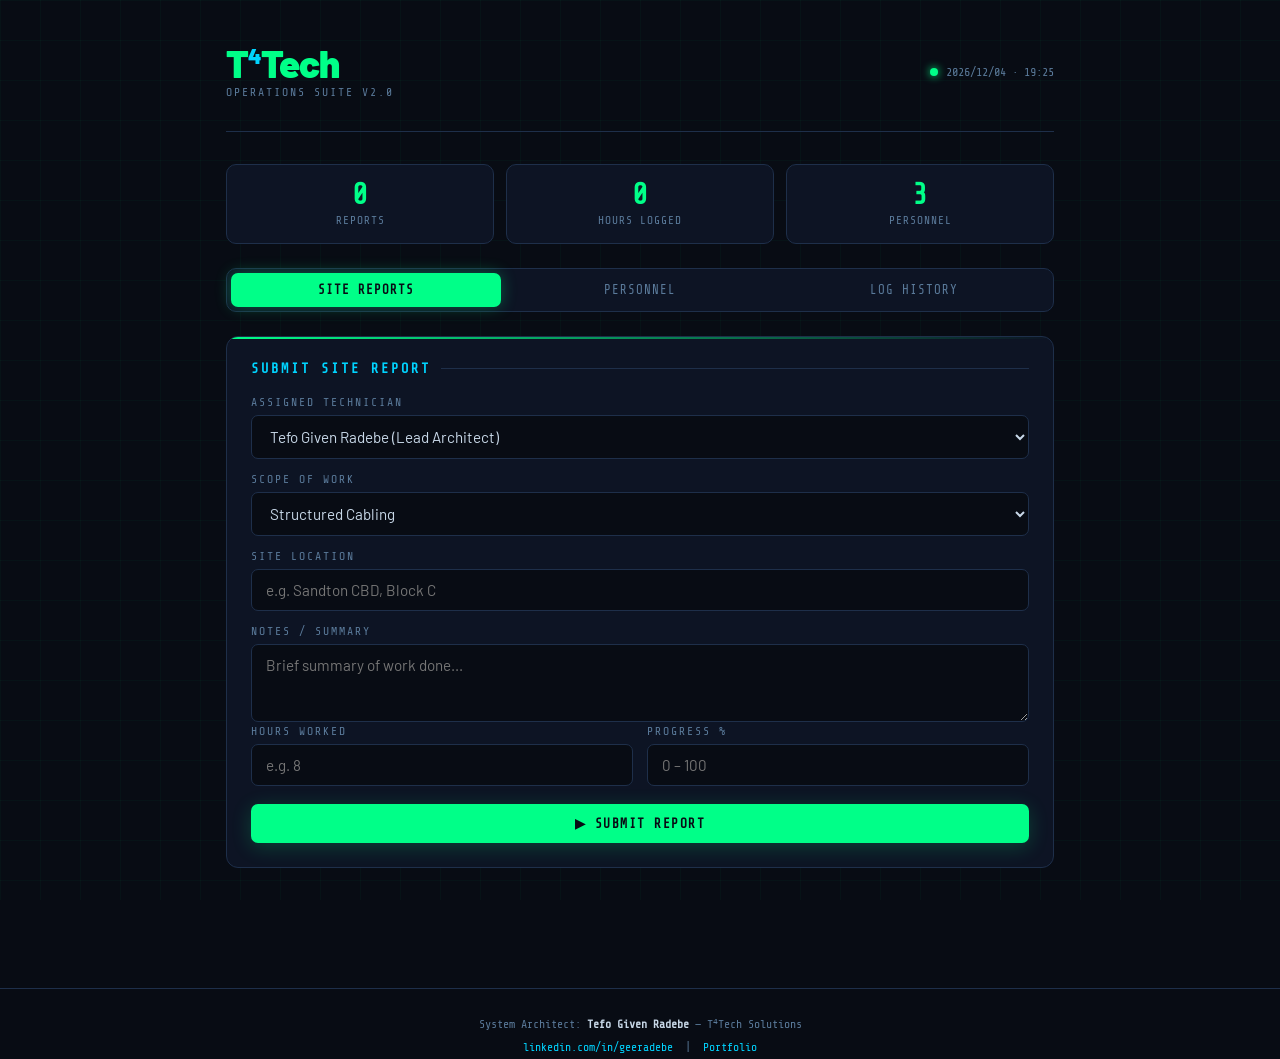
<file: T4Techs.html>
<!DOCTYPE html>
<html lang="en">
<head>
  <meta charset="UTF-8">
  <meta name="viewport" content="width=device-width, initial-scale=1.0">
  <title>T⁴Tech — Operations Suite</title>

  <!-- PWA Meta -->
  <meta name="theme-color" content="#080c14">
  <meta name="mobile-web-app-capable" content="yes">
  <meta name="apple-mobile-web-app-capable" content="yes">
  <meta name="apple-mobile-web-app-status-bar-style" content="black-translucent">
  <meta name="apple-mobile-web-app-title" content="T⁴Tech Ops">
  <meta name="description" content="T⁴Tech Solutions — Field Operations Suite">

  <!-- Inline Manifest via data URI -->
  <link rel="manifest" href="data:application/json;charset=utf-8,%7B%22name%22%3A%22T%E2%81%B4Tech%20Operations%20Suite%22%2C%22short_name%22%3A%22T%E2%81%B4Tech%20Ops%22%2C%22description%22%3A%22T%E2%81%B4Tech%20Solutions%20Field%20Operations%22%2C%22start_url%22%3A%22.%22%2C%22display%22%3A%22standalone%22%2C%22background_color%22%3A%22%23080c14%22%2C%22theme_color%22%3A%22%2300ff88%22%2C%22orientation%22%3A%22portrait-primary%22%2C%22icons%22%3A%5B%7B%22src%22%3A%22data%3Aimage%2Fsvg%2Bxml%2C%253Csvg%2520xmlns%3D%2527http%3A%2F%2Fwww.w3.org%2F2000%2Fsvg%2527%2520viewBox%3D%270%200%20512%20512%2527%253E%253Crect%2520width%3D%2527512%2527%2520height%3D%2527512%2527%2520fill%3D%2527%2523080c14%2527%2520rx%3D%252780%2527%2F%253E%253Ctext%2520x%3D%2527256%2527%2520y%3D%2527340%2527%2520font-size%3D%2527260%2527%2520text-anchor%3D%2527middle%2527%2520fill%3D%2527%252300ff88%2527%2520font-family%3D%2527sans-serif%2527%2520font-weight%3D%2527900%2527%253ET%25E2%2581%25B4%253C%2Ftext%253E%253C%2Fsvg%253E%22%2C%22sizes%22%3A%22512x512%22%2C%22type%22%3A%22image%2Fsvg%2Bxml%22%2C%22purpose%22%3A%22any%20maskable%22%7D%5D%7D">

  <!-- Apple Touch Icon (inline SVG as data URI) -->
  <link rel="apple-touch-icon" href="data:image/svg+xml,<svg xmlns='http://www.w3.org/2000/svg' viewBox='0 0 512 512'><rect width='512' height='512' fill='%23080c14' rx='80'/><text x='256' y='340' font-size='260' text-anchor='middle' fill='%2300ff88' font-family='sans-serif' font-weight='900'>T⁴</text></svg>">

  <link href="https://fonts.googleapis.com/css2?family=Share+Tech+Mono&family=Barlow:wght@300;400;600;700;900&display=swap" rel="stylesheet">
  <style>
    :root {
      --bg: #080c14;
      --surface: #0d1424;
      --surface2: #111b2e;
      --border: #1e2f4a;
      --green: #00ff88;
      --cyan: #00d4ff;
      --amber: #ffb300;
      --red: #ff4444;
      --text: #c8d8e8;
      --muted: #5a7a9a;
      --mono: 'Share Tech Mono', monospace;
      --sans: 'Barlow', sans-serif;
    }

    *, *::before, *::after { box-sizing: border-box; margin: 0; padding: 0; }

    body {
      font-family: var(--sans);
      background: var(--bg);
      color: var(--text);
      min-height: 100vh;
      overflow-x: hidden;
    }

    /* Grid background */
    body::before {
      content: '';
      position: fixed;
      inset: 0;
      background-image:
        linear-gradient(rgba(0,255,136,0.03) 1px, transparent 1px),
        linear-gradient(90deg, rgba(0,255,136,0.03) 1px, transparent 1px);
      background-size: 40px 40px;
      pointer-events: none;
      z-index: 0;
    }

    .wrapper { position: relative; z-index: 1; max-width: 860px; margin: 0 auto; padding: 24px 16px 60px; }

    /* ── HEADER ── */
    header {
      display: flex;
      align-items: center;
      justify-content: space-between;
      padding: 20px 0 32px;
      border-bottom: 1px solid var(--border);
      margin-bottom: 32px;
      flex-wrap: wrap;
      gap: 12px;
    }

    .logo-block { display: flex; flex-direction: column; gap: 4px; }

    .logo {
      font-family: var(--sans);
      font-weight: 900;
      font-size: 2.4em;
      letter-spacing: -1px;
      color: var(--green);
      line-height: 1;
    }

    .logo sup {
      font-size: 0.55em;
      vertical-align: super;
      color: var(--cyan);
    }

    .tagline {
      font-family: var(--mono);
      font-size: 0.72em;
      color: var(--muted);
      letter-spacing: 2px;
      text-transform: uppercase;
    }

    .status-bar {
      display: flex;
      align-items: center;
      gap: 8px;
      font-family: var(--mono);
      font-size: 0.75em;
      color: var(--muted);
    }

    .pulse {
      width: 8px; height: 8px;
      border-radius: 50%;
      background: var(--green);
      box-shadow: 0 0 8px var(--green);
      animation: pulse 2s infinite;
    }

    @keyframes pulse { 0%,100%{opacity:1;transform:scale(1)} 50%{opacity:.4;transform:scale(.8)} }

    /* ── TABS ── */
    .tabs {
      display: flex;
      gap: 4px;
      margin-bottom: 24px;
      background: var(--surface);
      padding: 4px;
      border-radius: 10px;
      border: 1px solid var(--border);
    }

    .tab {
      flex: 1;
      padding: 10px 8px;
      background: transparent;
      border: none;
      color: var(--muted);
      font-family: var(--mono);
      font-size: 0.78em;
      letter-spacing: 1px;
      text-transform: uppercase;
      cursor: pointer;
      border-radius: 7px;
      transition: all .2s;
    }

    .tab.active {
      background: var(--green);
      color: var(--bg);
      font-weight: 700;
      box-shadow: 0 0 16px rgba(0,255,136,.3);
    }

    .tab:hover:not(.active) { color: var(--green); background: rgba(0,255,136,.06); }

    /* ── PANELS ── */
    .panel { display: none; animation: fadeIn .25s ease; }
    .panel.active { display: block; }
    @keyframes fadeIn { from{opacity:0;transform:translateY(6px)} to{opacity:1;transform:none} }

    /* ── CARDS ── */
    .card {
      background: var(--surface);
      border: 1px solid var(--border);
      border-radius: 12px;
      padding: 24px;
      margin-bottom: 20px;
      position: relative;
      overflow: hidden;
    }

    .card::before {
      content: '';
      position: absolute;
      top: 0; left: 0; right: 0;
      height: 2px;
      background: linear-gradient(90deg, var(--green), transparent);
    }

    .card h2 {
      font-size: 0.85em;
      font-family: var(--mono);
      letter-spacing: 3px;
      text-transform: uppercase;
      color: var(--cyan);
      margin-bottom: 20px;
      display: flex;
      align-items: center;
      gap: 10px;
    }

    .card h2::after {
      content: '';
      flex: 1;
      height: 1px;
      background: var(--border);
    }

    /* ── FORM ELEMENTS ── */
    label {
      display: block;
      font-family: var(--mono);
      font-size: 0.72em;
      letter-spacing: 2px;
      text-transform: uppercase;
      color: var(--muted);
      margin-bottom: 6px;
      margin-top: 14px;
    }

    label:first-of-type { margin-top: 0; }

    input, select, textarea {
      width: 100%;
      padding: 11px 14px;
      background: var(--bg);
      border: 1px solid var(--border);
      border-radius: 7px;
      color: var(--text);
      font-family: var(--sans);
      font-size: 0.95em;
      transition: border-color .2s, box-shadow .2s;
      outline: none;
    }

    input:focus, select:focus, textarea:focus {
      border-color: var(--green);
      box-shadow: 0 0 0 3px rgba(0,255,136,.1);
    }

    select option { background: var(--surface2); }

    .form-row { display: grid; grid-template-columns: 1fr 1fr; gap: 14px; }

    /* ── BUTTONS ── */
    .btn {
      display: inline-flex;
      align-items: center;
      justify-content: center;
      gap: 8px;
      padding: 12px 20px;
      border: none;
      border-radius: 7px;
      font-family: var(--mono);
      font-size: 0.8em;
      letter-spacing: 1.5px;
      text-transform: uppercase;
      cursor: pointer;
      font-weight: 700;
      transition: all .2s;
      width: 100%;
      margin-top: 8px;
    }

    .btn-primary {
      background: var(--green);
      color: var(--bg);
      box-shadow: 0 4px 20px rgba(0,255,136,.2);
    }

    .btn-primary:hover { box-shadow: 0 4px 28px rgba(0,255,136,.45); transform: translateY(-1px); }

    .btn-export {
      background: var(--cyan);
      color: var(--bg);
      box-shadow: 0 4px 20px rgba(0,212,255,.2);
    }

    .btn-export:hover { box-shadow: 0 4px 28px rgba(0,212,255,.4); transform: translateY(-1px); }

    .btn-danger {
      background: transparent;
      border: 1px solid var(--red);
      color: var(--red);
    }

    .btn-danger:hover { background: rgba(255,68,68,.1); }

    .btn-amber {
      background: transparent;
      border: 1px solid var(--amber);
      color: var(--amber);
    }

    .btn-amber:hover { background: rgba(255,179,0,.1); }

    .btn-row { display: grid; grid-template-columns: 1fr 1fr; gap: 10px; margin-top: 6px; }

    /* ── PROGRESS BAR ── */
    .progress-wrap {
      background: var(--bg);
      border: 1px solid var(--border);
      border-radius: 4px;
      height: 6px;
      margin-top: 6px;
      overflow: hidden;
    }

    .progress-bar {
      height: 100%;
      background: linear-gradient(90deg, var(--green), var(--cyan));
      border-radius: 4px;
      transition: width .4s ease;
      box-shadow: 0 0 8px rgba(0,255,136,.5);
    }

    /* ── LOG ITEMS ── */
    .log-grid { display: flex; flex-direction: column; gap: 10px; }

    .log-item {
      background: var(--surface2);
      border: 1px solid var(--border);
      border-left: 3px solid var(--green);
      border-radius: 8px;
      padding: 14px 16px;
      display: grid;
      grid-template-columns: 1fr auto;
      gap: 8px;
      align-items: start;
      animation: slideIn .2s ease;
    }

    @keyframes slideIn { from{opacity:0;transform:translateX(-8px)} to{opacity:1;transform:none} }

    .log-meta { font-family: var(--mono); font-size: 0.72em; color: var(--muted); margin-top: 4px; }

    .log-name { font-weight: 700; color: var(--text); font-size: 0.95em; }

    .log-site { color: var(--cyan); font-size: 0.85em; }

    .log-scope-tag {
      display: inline-block;
      background: rgba(0,255,136,.1);
      border: 1px solid rgba(0,255,136,.25);
      color: var(--green);
      font-family: var(--mono);
      font-size: 0.65em;
      padding: 2px 8px;
      border-radius: 3px;
      letter-spacing: 1px;
      margin-top: 6px;
    }

    .log-actions { display: flex; gap: 6px; flex-shrink: 0; }

    .icon-btn {
      background: none;
      border: 1px solid var(--border);
      color: var(--muted);
      padding: 5px 8px;
      border-radius: 5px;
      cursor: pointer;
      font-size: 0.8em;
      transition: all .15s;
    }

    .icon-btn:hover { border-color: var(--red); color: var(--red); }

    /* ── STAFF LIST ── */
    .staff-list { display: flex; flex-direction: column; gap: 8px; margin-top: 4px; }

    .staff-item {
      display: flex;
      justify-content: space-between;
      align-items: center;
      background: var(--surface2);
      border: 1px solid var(--border);
      border-radius: 7px;
      padding: 10px 14px;
    }

    .staff-name { font-weight: 600; font-size: 0.9em; }
    .staff-role { font-family: var(--mono); font-size: 0.72em; color: var(--cyan); }

    /* ── STATS ── */
    .stats-grid { display: grid; grid-template-columns: repeat(3,1fr); gap: 12px; margin-bottom: 24px; }

    .stat-card {
      background: var(--surface);
      border: 1px solid var(--border);
      border-radius: 10px;
      padding: 16px;
      text-align: center;
    }

    .stat-value {
      font-family: var(--mono);
      font-size: 1.8em;
      font-weight: 700;
      color: var(--green);
      line-height: 1;
    }

    .stat-label {
      font-size: 0.7em;
      color: var(--muted);
      letter-spacing: 1px;
      text-transform: uppercase;
      margin-top: 4px;
      font-family: var(--mono);
    }

    /* ── EMPTY STATE ── */
    .empty {
      text-align: center;
      padding: 40px 20px;
      color: var(--muted);
      font-family: var(--mono);
      font-size: 0.82em;
      letter-spacing: 1px;
    }

    /* ── TOAST ── */
    #toast {
      position: fixed;
      bottom: 28px;
      right: 20px;
      background: var(--green);
      color: var(--bg);
      padding: 12px 20px;
      border-radius: 8px;
      font-family: var(--mono);
      font-size: 0.82em;
      font-weight: 700;
      letter-spacing: 1px;
      opacity: 0;
      transform: translateY(12px);
      transition: all .3s;
      z-index: 999;
      pointer-events: none;
      max-width: 280px;
    }

    #toast.show { opacity: 1; transform: translateY(0); }
    #toast.error { background: var(--red); color: white; }
    #toast.info { background: var(--cyan); }

    /* ── FOOTER ── */
    footer {
      text-align: center;
      padding: 24px 0 0;
      border-top: 1px solid var(--border);
      margin-top: 40px;
      font-family: var(--mono);
      font-size: 0.72em;
      color: var(--muted);
      line-height: 2;
    }

    footer a { color: var(--cyan); text-decoration: none; }
    footer a:hover { color: var(--green); }

    /* ── RESPONSIVE ── */
    @media (max-width: 520px) {
      .form-row { grid-template-columns: 1fr; }
      .btn-row { grid-template-columns: 1fr; }
      .stats-grid { grid-template-columns: repeat(3,1fr); }
      .stat-value { font-size: 1.3em; }
      .logo { font-size: 1.8em; }
    }
  </style>
</head>
<body>

<div class="wrapper">

  <header>
    <div class="logo-block">
      <div class="logo">T<sup>4</sup>Tech</div>
      <div class="tagline">Operations Suite v2.0</div>
    </div>
    <div class="status-bar">
      <div class="pulse"></div>
      <span id="clockDisplay">—</span>
    </div>
  </header>

  <!-- STATS -->
  <div class="stats-grid">
    <div class="stat-card">
      <div class="stat-value" id="statReports">0</div>
      <div class="stat-label">Reports</div>
    </div>
    <div class="stat-card">
      <div class="stat-value" id="statHours">0</div>
      <div class="stat-label">Hours Logged</div>
    </div>
    <div class="stat-card">
      <div class="stat-value" id="statStaff">0</div>
      <div class="stat-label">Personnel</div>
    </div>
  </div>

  <!-- TABS -->
  <div class="tabs">
    <button class="tab active" onclick="switchTab('reports')">Site Reports</button>
    <button class="tab" onclick="switchTab('personnel')">Personnel</button>
    <button class="tab" onclick="switchTab('logs')">Log History</button>
  </div>

  <!-- PANEL: REPORTS -->
  <div class="panel active" id="panel-reports">
    <div class="card">
      <h2>Submit Site Report</h2>

      <label>Assigned Technician</label>
      <select id="techSelect"></select>

      <label>Scope of Work</label>
      <select id="taskScope">
        <option>Structured Cabling</option>
        <option>L1 / L2 Support</option>
        <option>IoT & Blockchain</option>
        <option>Network Infrastructure</option>
        <option>Security Systems</option>
        <option>Power Platform Development</option>
        <option>Software Deployment</option>
        <option>Client Consultation</option>
      </select>

      <label>Site Location</label>
      <input type="text" id="siteName" placeholder="e.g. Sandton CBD, Block C">

      <label>Notes / Summary</label>
      <textarea id="reportNotes" rows="3" placeholder="Brief summary of work done..."></textarea>

      <div class="form-row">
        <div>
          <label>Hours Worked</label>
          <input type="number" id="workHours" placeholder="e.g. 8" min="0" step="0.5">
        </div>
        <div>
          <label>Progress %</label>
          <input type="number" id="workProgress" placeholder="0 – 100" min="0" max="100">
        </div>
      </div>

      <div id="progressPreview" style="margin-top:12px; display:none;">
        <div class="progress-wrap">
          <div class="progress-bar" id="progressBar" style="width:0%"></div>
        </div>
      </div>

      <button class="btn btn-primary" onclick="saveReport()" style="margin-top:18px">
        ▶ Submit Report
      </button>
    </div>
  </div>

  <!-- PANEL: PERSONNEL -->
  <div class="panel" id="panel-personnel">
    <div class="card">
      <h2>Register Personnel</h2>
      <div class="form-row">
        <div>
          <label>Full Name</label>
          <input type="text" id="newMemberName" placeholder="e.g. Thabo Nkosi">
        </div>
        <div>
          <label>Role / Title</label>
          <input type="text" id="newMemberRole" placeholder="e.g. Field Technician">
        </div>
      </div>
      <button class="btn btn-primary" onclick="addStaff()" style="margin-top:14px">
        + Register Personnel
      </button>
    </div>

    <div class="card">
      <h2>Active Personnel</h2>
      <div class="staff-list" id="staffList">
        <div class="empty">No personnel registered yet.</div>
      </div>
      <button class="btn btn-danger" onclick="clearAllStaff()" style="margin-top:16px">
        ✕ Clear All Personnel
      </button>
    </div>
  </div>

  <!-- PANEL: LOGS -->
  <div class="panel" id="panel-logs">
    <div class="card">
      <h2>Report History</h2>
      <div class="log-grid" id="displayLogs">
        <div class="empty">No reports submitted yet.</div>
      </div>
    </div>

    <div class="btn-row">
      <button class="btn btn-export" onclick="exportDoc()">
        ↓ Download Official Report (.doc)
      </button>
      <button class="btn btn-danger" onclick="clearAllLogs()">
        ✕ Clear All Logs
      </button>
    </div>
  </div>

</div><!-- /wrapper -->

<footer>
  <p>System Architect: <strong style="color:var(--text)">Tefo Given Radebe</strong> — T⁴Tech Solutions</p>
  <p><a href="https://linkedin.com/in/geeradebe" target="_blank">linkedin.com/in/geeradebe</a> &nbsp;|&nbsp; <a href="https://geeradebe.github.io/portfolio/" target="_blank">Portfolio</a></p>
</footer>

<div id="toast"></div>

<script>
  // ── CLOCK ──
  function updateClock() {
    const now = new Date();
    document.getElementById('clockDisplay').textContent =
      now.toLocaleDateString('en-ZA') + ' · ' +
      now.toLocaleTimeString('en-ZA', {hour:'2-digit',minute:'2-digit'});
  }
  updateClock(); setInterval(updateClock, 30000);

  // ── TOAST ──
  function toast(msg, type='') {
    const el = document.getElementById('toast');
    el.textContent = msg;
    el.className = 'show ' + type;
    setTimeout(() => el.className = '', 2800);
  }

  // ── DEFAULT STAFF ──
  const DEFAULT_STAFF = [
    {name: "Tefo Given Radebe", role: "Lead Architect"},
    {name: "Morne Venter", role: "Site Manager"},
    {name: "Bernard Sibanda", role: "CEO"}
  ];

  function getStaff() {
    const stored = localStorage.getItem('t4_staff');
    return stored ? JSON.parse(stored) : DEFAULT_STAFF;
  }

  function saveStaffList(arr) {
    localStorage.setItem('t4_staff', JSON.stringify(arr));
  }

  function getLogs() {
    const stored = localStorage.getItem('t4_logs');
    return stored ? JSON.parse(stored) : [];
  }

  function saveLogsData(arr) {
    localStorage.setItem('t4_logs', JSON.stringify(arr));
  }

  // ── TABS ──
  function switchTab(tab) {
    document.querySelectorAll('.panel').forEach(p => p.classList.remove('active'));
    document.querySelectorAll('.tab').forEach(t => t.classList.remove('active'));
    document.getElementById('panel-' + tab).classList.add('active');
    event.target.classList.add('active');
    if(tab === 'logs') renderLogs();
    if(tab === 'personnel') renderStaffList();
  }

  // ── LOAD ──
  window.onload = function() {
    loadStaffDropdown();
    updateStats();
    renderLogs();

    // Progress preview on input
    document.getElementById('workProgress').addEventListener('input', function() {
      const val = Math.min(100, Math.max(0, parseInt(this.value)||0));
      const preview = document.getElementById('progressPreview');
      const bar = document.getElementById('progressBar');
      preview.style.display = 'block';
      bar.style.width = val + '%';
    });
  };

  // ── STAFF DROPDOWN ──
  function loadStaffDropdown() {
    const staff = getStaff();
    const select = document.getElementById('techSelect');
    select.innerHTML = '';
    staff.forEach(s => {
      const opt = document.createElement('option');
      opt.value = s.name;
      opt.text = s.name + ' (' + s.role + ')';
      select.appendChild(opt);
    });
  }

  // ── STAFF LIST ──
  function renderStaffList() {
    const staff = getStaff();
    const container = document.getElementById('staffList');
    if(!staff.length) {
      container.innerHTML = '<div class="empty">No personnel registered.</div>';
      return;
    }
    container.innerHTML = staff.map((s, i) => `
      <div class="staff-item">
        <div>
          <div class="staff-name">${s.name}</div>
          <div class="staff-role">${s.role}</div>
        </div>
        <button class="icon-btn" onclick="removeStaff(${i})" title="Remove">✕</button>
      </div>
    `).join('');
  }

  function addStaff() {
    const name = document.getElementById('newMemberName').value.trim();
    const role = document.getElementById('newMemberRole').value.trim();
    if(!name || !role) { toast('Fill both fields.', 'error'); return; }
    const staff = getStaff();
    if(staff.some(s => s.name.toLowerCase() === name.toLowerCase())) {
      toast('Personnel already exists.', 'error'); return;
    }
    staff.push({name, role});
    saveStaffList(staff);
    loadStaffDropdown();
    renderStaffList();
    updateStats();
    document.getElementById('newMemberName').value = '';
    document.getElementById('newMemberRole').value = '';
    toast(name + ' registered.');
  }

  function removeStaff(index) {
    const staff = getStaff();
    const name = staff[index].name;
    staff.splice(index, 1);
    saveStaffList(staff);
    loadStaffDropdown();
    renderStaffList();
    updateStats();
    toast(name + ' removed.', 'info');
  }

  function clearAllStaff() {
    if(!confirm('Clear all personnel? This cannot be undone.')) return;
    localStorage.removeItem('t4_staff');
    loadStaffDropdown();
    renderStaffList();
    updateStats();
    toast('All personnel cleared.', 'error');
  }

  // ── REPORTS ──
  function saveReport() {
    const tech = document.getElementById('techSelect').value;
    const scope = document.getElementById('taskScope').value;
    const site = document.getElementById('siteName').value.trim();
    const notes = document.getElementById('reportNotes').value.trim();
    const hours = document.getElementById('workHours').value;
    const progress = document.getElementById('workProgress').value;

    if(!site) { toast('Site location required.', 'error'); return; }
    if(!hours || isNaN(hours)) { toast('Hours required.', 'error'); return; }
    if(!progress || isNaN(progress)) { toast('Progress % required.', 'error'); return; }

    const logs = getLogs();
    logs.push({
      id: Date.now(),
      tech, scope, site, notes,
      hours: parseFloat(hours),
      progress: parseInt(progress),
      date: new Date().toLocaleString('en-ZA')
    });
    saveLogsData(logs);
    updateStats();

    // Reset form
    document.getElementById('siteName').value = '';
    document.getElementById('reportNotes').value = '';
    document.getElementById('workHours').value = '';
    document.getElementById('workProgress').value = '';
    document.getElementById('progressPreview').style.display = 'none';

    toast('Report submitted successfully!');
  }

  // ── RENDER LOGS ──
  function renderLogs() {
    const logs = getLogs();
    const container = document.getElementById('displayLogs');
    if(!logs.length) {
      container.innerHTML = '<div class="empty">No reports submitted yet.</div>';
      return;
    }
    container.innerHTML = [...logs].reverse().map(l => `
      <div class="log-item">
        <div>
          <div class="log-name">${l.tech}</div>
          <div class="log-site">📍 ${l.site}</div>
          <div class="log-meta">${l.date} · ${l.hours}h logged</div>
          ${l.notes ? `<div style="font-size:.83em;color:var(--text);margin-top:5px;opacity:.8">${l.notes}</div>` : ''}
          <div class="log-scope-tag">${l.scope}</div>
          <div class="progress-wrap" style="margin-top:10px">
            <div class="progress-bar" style="width:${l.progress}%"></div>
          </div>
          <div style="font-family:var(--mono);font-size:.68em;color:var(--muted);margin-top:4px">${l.progress}% complete</div>
        </div>
        <div class="log-actions">
          <button class="icon-btn" onclick="deleteLog(${l.id})" title="Delete">✕</button>
        </div>
      </div>
    `).join('');
  }

  function deleteLog(id) {
    let logs = getLogs().filter(l => l.id !== id);
    saveLogsData(logs);
    renderLogs();
    updateStats();
    toast('Report deleted.', 'info');
  }

  function clearAllLogs() {
    if(!confirm('Clear ALL reports? This cannot be undone.')) return;
    localStorage.removeItem('t4_logs');
    renderLogs();
    updateStats();
    toast('All logs cleared.', 'error');
  }

  // ── STATS ──
  function updateStats() {
    const logs = getLogs();
    const staff = getStaff();
    const totalHours = logs.reduce((sum, l) => sum + (l.hours || 0), 0);
    document.getElementById('statReports').textContent = logs.length;
    document.getElementById('statHours').textContent = totalHours % 1 === 0 ? totalHours : totalHours.toFixed(1);
    document.getElementById('statStaff').textContent = staff.length;
  }

  // ── EXPORT .DOC (properly formatted HTML-in-doc) ──
  function exportDoc() {
    const logs = getLogs();
    if(!logs.length) { toast('No reports to export.', 'error'); return; }

    const now = new Date().toLocaleString('en-ZA');
    const totalHours = logs.reduce((sum, l) => sum + (l.hours || 0), 0);
    const avgProgress = Math.round(logs.reduce((sum, l) => sum + (l.progress || 0), 0) / logs.length);

    const rows = [...logs].reverse().map(l => `
      <tr>
        <td>${l.date}</td>
        <td>${l.tech}</td>
        <td>${l.site}</td>
        <td>${l.scope}</td>
        <td>${l.hours}h</td>
        <td>${l.progress}%</td>
        <td>${l.notes || '—'}</td>
      </tr>
    `).join('');

    const docContent = `
<html xmlns:o='urn:schemas-microsoft-com:office:office'
      xmlns:w='urn:schemas-microsoft-com:office:word'
      xmlns='http://www.w3.org/TR/REC-html40'>
<head>
  <meta charset='UTF-8'>
  <title>T4Tech Official Report</title>
  <!--[if gte mso 9]>
  <xml><w:WordDocument><w:View>Print</w:View></w:WordDocument></xml>
  <![endif]-->
  <style>
    body { font-family: Calibri, sans-serif; font-size: 11pt; color: #111; margin: 2cm; }
    h1 { font-size: 22pt; color: #003366; border-bottom: 2px solid #003366; padding-bottom: 6px; }
    h2 { font-size: 13pt; color: #005599; margin-top: 20px; }
    .meta { font-size: 9pt; color: #666; margin-bottom: 20px; }
    .summary-box { background: #f0f5ff; border: 1px solid #ccd5e8; padding: 12px 16px; margin: 16px 0; }
    table { border-collapse: collapse; width: 100%; margin-top: 12px; font-size: 9.5pt; }
    th { background: #003366; color: white; padding: 8px 10px; text-align: left; font-weight: bold; }
    td { padding: 7px 10px; border-bottom: 1px solid #dde3ee; vertical-align: top; }
    tr:nth-child(even) td { background: #f7f9fc; }
    .footer-note { font-size: 8.5pt; color: #888; margin-top: 30px; border-top: 1px solid #ccc; padding-top: 10px; }
  </style>
</head>
<body>
  <h1>T⁴Tech Solutions — Official Site Report</h1>
  <div class="meta">Generated: ${now} &nbsp;|&nbsp; System Architect: Tefo Given Radebe</div>

  <div class="summary-box">
    <h2>Report Summary</h2>
    <p><strong>Total Reports:</strong> ${logs.length}</p>
    <p><strong>Total Hours Logged:</strong> ${totalHours}h</p>
    <p><strong>Average Progress:</strong> ${avgProgress}%</p>
  </div>

  <h2>Detailed Report Log</h2>
  <table>
    <thead>
      <tr>
        <th>Date</th><th>Technician</th><th>Site</th><th>Scope</th>
        <th>Hours</th><th>Progress</th><th>Notes</th>
      </tr>
    </thead>
    <tbody>${rows}</tbody>
  </table>

  <div class="footer-note">
    T⁴Tech Solutions &nbsp;|&nbsp; Tefo Given Radebe &nbsp;|&nbsp;
    linkedin.com/in/geeradebe &nbsp;|&nbsp; geeradebe.github.io/portfolio/
  </div>
</body>
</html>`;

    const blob = new Blob([docContent], {type: 'application/msword;charset=utf-8'});
    const link = document.createElement('a');
    link.href = URL.createObjectURL(blob);
    const d = new Date();
    link.download = `T4Tech_Report_${d.getFullYear()}${String(d.getMonth()+1).padStart(2,'0')}${String(d.getDate()).padStart(2,'0')}.doc`;
    link.click();
    toast('Report downloaded!');
  }

  // ── PWA: SERVICE WORKER (inline via Blob) ──
  if ('serviceWorker' in navigator) {
    const swCode = `
      const CACHE = 'T4Tech-v1';
      self.addEventListener('install', e => { self.skipWaiting(); });
      self.addEventListener('activate', e => { self.clients.claim(); });
      self.addEventListener('fetch', e => {
        e.respondWith(
          caches.open('T4Tech-v1').then(cache =>
            cache.match(e.request).then(r => {
              return r || fetch(e.request).then(res => {
                cache.put(e.request, res.clone());
                return res;
              }).catch(() => r);
            })
          )
        );
      });
    `;
    const blob = new Blob([swCode], {type: 'application/javascript'});
    navigator.serviceWorker.register(URL.createObjectURL(blob)).catch(() => {});
  }

  // ── PWA: INSTALL PROMPT ──
  let deferredPrompt = null;
  window.addEventListener('beforeinstallprompt', e => {
    e.preventDefault();
    deferredPrompt = e;
    const banner = document.getElementById('installBanner');
    if (banner) banner.style.display = 'flex';
  });

  function installPWA() {
    if (!deferredPrompt) return;
    deferredPrompt.prompt();
    deferredPrompt.userChoice.then(() => {
      deferredPrompt = null;
      document.getElementById('installBanner').style.display = 'none';
    });
  }

  window.addEventListener('appinstalled', () => {
    document.getElementById('installBanner').style.display = 'none';
    toast('App installed!');
  });

</script>

<!-- PWA Install Banner -->
<div id="installBanner" style="display:none;position:fixed;bottom:0;left:0;right:0;background:#0d1424;border-top:1px solid #1e2f4a;padding:14px 20px;align-items:center;justify-content:space-between;gap:12px;z-index:998;font-family:'Share Tech Mono',monospace;font-size:0.78em;">
  <span style="color:#c8d8e8;">📲 Install T⁴Tech Ops on your device</span>
  <div style="display:flex;gap:8px;flex-shrink:0;">
    <button onclick="installPWA()" style="background:#00ff88;color:#080c14;border:none;padding:8px 16px;border-radius:6px;font-family:inherit;font-weight:700;cursor:pointer;letter-spacing:1px;">INSTALL</button>
    <button onclick="document.getElementById('installBanner').style.display='none'" style="background:none;border:1px solid #1e2f4a;color:#5a7a9a;padding:8px 12px;border-radius:6px;font-family:inherit;cursor:pointer;">✕</button>
  </div>
</div>

</body>
</html>
</file>
